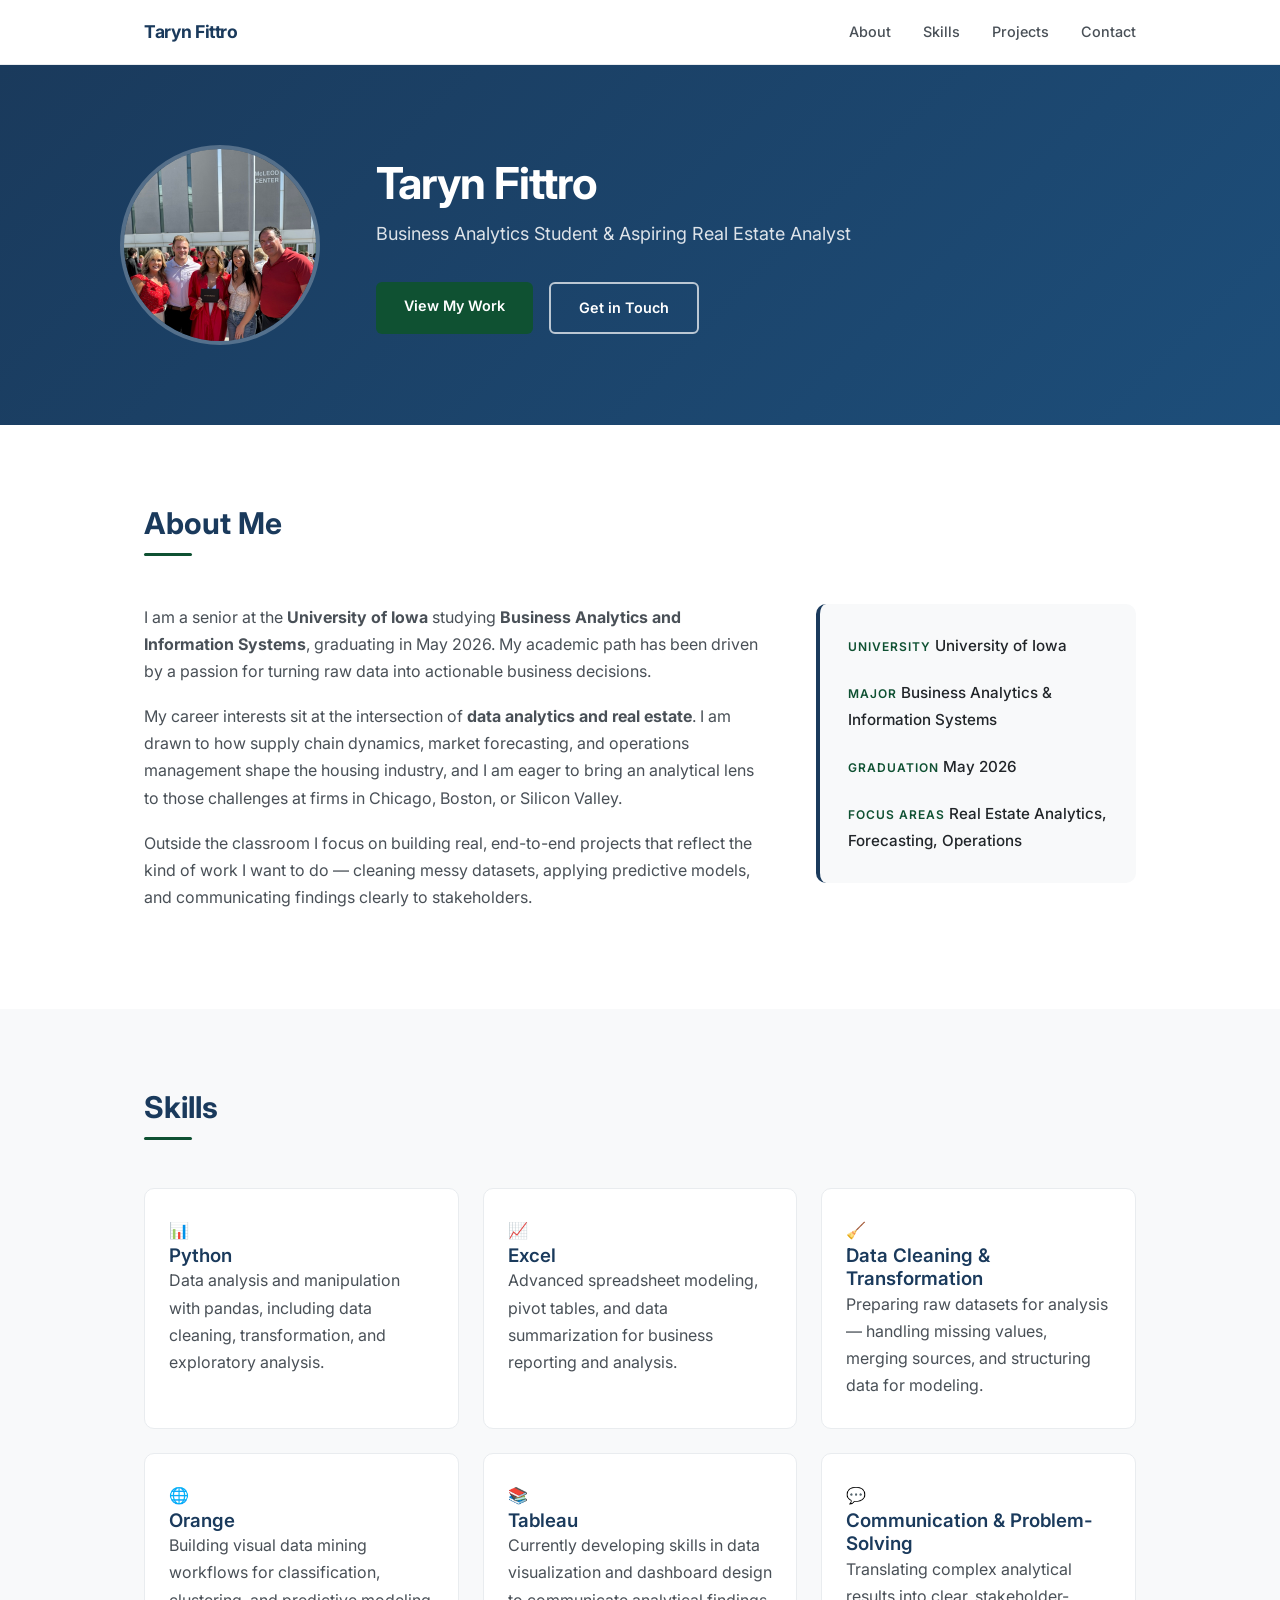
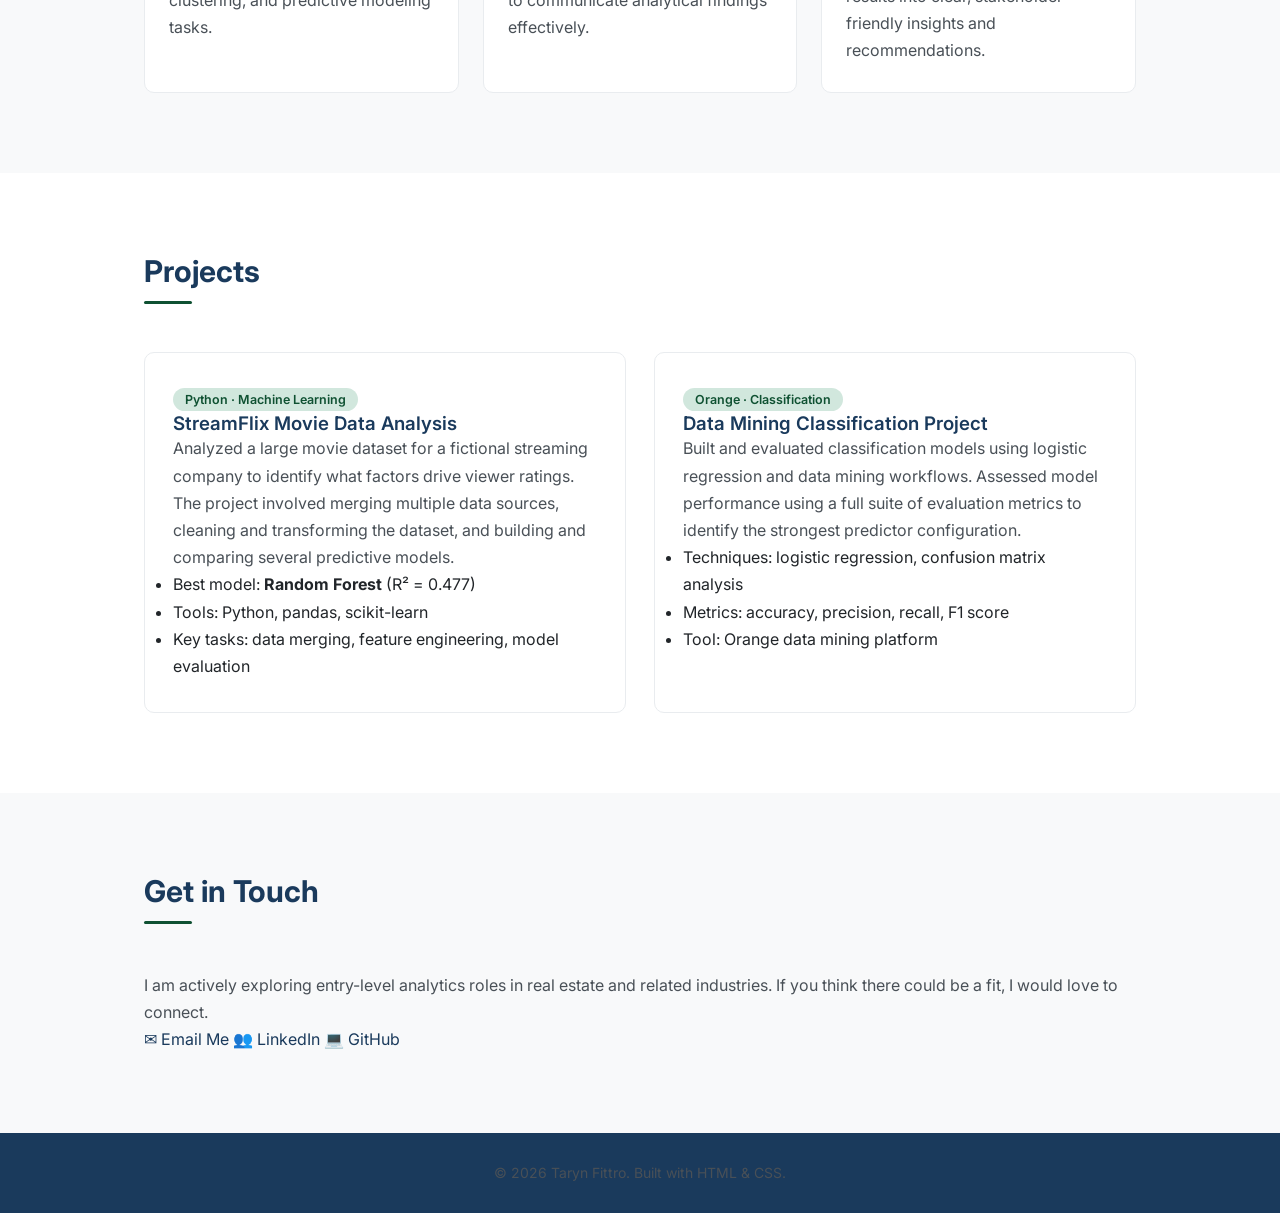
<file: index.html>
<!-- final update -->
<!DOCTYPE html>
<html lang="en">
<head>
  <meta charset="UTF-8" />
  <meta name="viewport" content="width=device-width, initial-scale=1.0" />
  <title>Taryn Fittro | Business Analytics</title>
  <!-- Google Analytics -->
  <script async src="https://www.googletagmanager.com/gtag/js?id=G-RJPH7G8ZGP"></script>
  <script>
    window.dataLayer = window.dataLayer || [];
    function gtag(){dataLayer.push(arguments);}
    gtag('js', new Date());
    gtag('config', 'G-RJPH7G8ZGP');
  </script>
  <link rel="preconnect" href="https://fonts.googleapis.com" />
  <link rel="preconnect" href="https://fonts.gstatic.com" crossorigin />
  <link href="https://fonts.googleapis.com/css2?family=Inter:wght@300;400;500;600;700&display=swap" rel="stylesheet" />
  <link rel="stylesheet" href="css/stylesheet.css" />
</head>
<body>

  <!-- Navigation -->
  <nav class="nav">
    <div class="nav-inner">
      <span class="nav-logo">Taryn Fittro</span>
      <ul class="nav-links">
        <li><a href="#about">About</a></li>
        <li><a href="#skills">Skills</a></li>
        <li><a href="#projects">Projects</a></li>
        <li><a href="#contact">Contact</a></li>
      </ul>
    </div>
  </nav>

  <!-- Hero -->
  <header class="hero" id="hero">
    <div class="hero-inner">
      <img
        src="images/taryn1.jpeg"
        alt="Taryn Fittro professional headshot"
        class="hero-photo"
      />
      <div class="hero-text">
        <h1 class="hero-name">Taryn Fittro</h1>
        <p class="hero-tagline">Business Analytics Student &amp; Aspiring Real Estate Analyst</p>
        <div class="hero-buttons">
          <a href="#projects" class="btn btn-primary">View My Work</a>
          <a href="#contact" class="btn btn-outline">Get in Touch</a>
        </div>
      </div>
    </div>
  </header>

  <!-- About -->
  <section class="section" id="about">
    <div class="container">
      <h2 class="section-title">About Me</h2>
      <div class="about-grid">
        <div class="about-text">
          <p>
            I am a senior at the <strong>University of Iowa</strong> studying
            <strong>Business Analytics and Information Systems</strong>, graduating in
            May&nbsp;2026. My academic path has been driven by a passion for turning
            raw data into actionable business decisions.
          </p>
          <p>
            My career interests sit at the intersection of <strong>data analytics
            and real estate</strong>. I am drawn to how supply chain dynamics,
            market forecasting, and operations management shape the housing industry,
            and I am eager to bring an analytical lens to those challenges at firms
            in Chicago, Boston, or Silicon Valley.
          </p>
          <p>
            Outside the classroom I focus on building real, end-to-end projects
            that reflect the kind of work I want to do — cleaning messy datasets,
            applying predictive models, and communicating findings clearly to
            stakeholders.
          </p>
        </div>
        <div class="about-card">
          <ul class="about-details">
            <li>
              <span class="detail-label">University</span>
              <span class="detail-value">University of Iowa</span>
            </li>
            <li>
              <span class="detail-label">Major</span>
              <span class="detail-value">Business Analytics &amp; Information Systems</span>
            </li>
            <li>
              <span class="detail-label">Graduation</span>
              <span class="detail-value">May 2026</span>
            </li>
            <li>
              <span class="detail-label">Focus Areas</span>
              <span class="detail-value">Real Estate Analytics, Forecasting, Operations</span>
            </li>
          </ul>
        </div>
      </div>
    </div>
  </section>

  <!-- Skills -->
  <section class="section section-alt" id="skills">
    <div class="container">
      <h2 class="section-title">Skills</h2>
      <div class="skills-grid">

        <div class="skill-card">
          <div class="skill-icon">&#128202;</div>
          <h3>Python</h3>
          <p>Data analysis and manipulation with pandas, including data cleaning, transformation, and exploratory analysis.</p>
        </div>

        <div class="skill-card">
          <div class="skill-icon">&#128200;</div>
          <h3>Excel</h3>
          <p>Advanced spreadsheet modeling, pivot tables, and data summarization for business reporting and analysis.</p>
        </div>

        <div class="skill-card">
          <div class="skill-icon">&#129529;</div>
          <h3>Data Cleaning &amp; Transformation</h3>
          <p>Preparing raw datasets for analysis — handling missing values, merging sources, and structuring data for modeling.</p>
        </div>

        <div class="skill-card">
          <div class="skill-icon">&#127760;</div>
          <h3>Orange</h3>
          <p>Building visual data mining workflows for classification, clustering, and predictive modeling tasks.</p>
        </div>

        <div class="skill-card">
          <div class="skill-icon">&#128218;</div>
          <h3>Tableau</h3>
          <p>Currently developing skills in data visualization and dashboard design to communicate analytical findings effectively.</p>
        </div>

        <div class="skill-card">
          <div class="skill-icon">&#128172;</div>
          <h3>Communication &amp; Problem-Solving</h3>
          <p>Translating complex analytical results into clear, stakeholder-friendly insights and recommendations.</p>
        </div>

      </div>
    </div>
  </section>

  <!-- Projects -->
  <section class="section" id="projects">
    <div class="container">
      <h2 class="section-title">Projects</h2>
      <div class="projects-grid">

        <div class="project-card">
          <div class="project-header">
            <span class="project-tag">Python &middot; Machine Learning</span>
          </div>
          <h3 class="project-title">StreamFlix Movie Data Analysis</h3>
          <p class="project-desc">
            Analyzed a large movie dataset for a fictional streaming company to identify
            what factors drive viewer ratings. The project involved merging multiple
            data sources, cleaning and transforming the dataset, and building and
            comparing several predictive models.
          </p>
          <ul class="project-highlights">
            <li>Best model: <strong>Random Forest</strong> (R&sup2;&nbsp;=&nbsp;0.477)</li>
            <li>Tools: Python, pandas, scikit-learn</li>
            <li>Key tasks: data merging, feature engineering, model evaluation</li>
          </ul>
        </div>

        <div class="project-card">
          <div class="project-header">
            <span class="project-tag">Orange &middot; Classification</span>
          </div>
          <h3 class="project-title">Data Mining Classification Project</h3>
          <p class="project-desc">
            Built and evaluated classification models using logistic regression and
            data mining workflows. Assessed model performance using a full suite of
            evaluation metrics to identify the strongest predictor configuration.
          </p>
          <ul class="project-highlights">
            <li>Techniques: logistic regression, confusion matrix analysis</li>
            <li>Metrics: accuracy, precision, recall, F1 score</li>
            <li>Tool: Orange data mining platform</li>
          </ul>
        </div>

      </div>
    </div>
  </section>

  <!-- Contact -->
  <section class="section section-alt" id="contact">
    <div class="container contact-container">
      <h2 class="section-title">Get in Touch</h2>
      <p class="contact-intro">
        I am actively exploring entry-level analytics roles in real estate and related industries.
        If you think there could be a fit, I would love to connect.
      </p>
      <div class="contact-links">
        <a href="mailto:tmikaylee@icloud.com" class="contact-item">
          <span class="contact-icon">&#9993;</span>
          <span>Email Me</span>
        </a>
        <a href="https://www.linkedin.com/in/taryn-fittro-012537332/" class="contact-item" target="_blank" rel="noopener noreferrer">
          <span class="contact-icon">&#128101;</span>
          <span>LinkedIn</span>
        </a>
        <a href="https://github.com/tmfittro" class="contact-item" target="_blank" rel="noopener noreferrer">
          <span class="contact-icon">&#128187;</span>
          <span>GitHub</span>
        </a>
      </div>
    </div>
  </section>

  <!-- Footer -->
  <footer class="footer">
    <p>&copy; 2026 Taryn Fittro. Built with HTML &amp; CSS.</p>
  </footer>

</body>
</html>
</file>
<file: css/stylesheet.css>
/* ============================
   Base & Reset
   ============================ */
   *, *::before, *::after {
    box-sizing: border-box;
    margin: 0;
    padding: 0;
  }
  
  html {
    scroll-behavior: smooth;
  }
  
  body {
    font-family: 'Inter', sans-serif;
    font-size: 16px;
    line-height: 1.7;
    color: #212529;
    background-color: #ffffff;
  }
  
  /* ============================
     Typography
     ============================ */
  h1, h2, h3 {
    font-weight: 600;
    line-height: 1.25;
    color: #212529;
  }
  
  p {
    color: #495057;
  }
  
  a {
    color: #1a3a5c;
    text-decoration: none;
  }
  
  a:hover {
    text-decoration: underline;
  }
  
  /* ============================
     Layout Utilities
     ============================ */
  .container {
    max-width: 1040px;
    margin: 0 auto;
    padding: 0 24px;
  }
  
  .section {
    padding: 80px 0;
  }
  
  .section-alt {
    background-color: #f8f9fa;
  }
  
  .section-title {
    font-size: 1.875rem;
    font-weight: 700;
    margin-bottom: 48px;
    color: #1a3a5c;
    position: relative;
    display: inline-block;
  }
  
  .section-title::after {
    content: '';
    display: block;
    width: 48px;
    height: 3px;
    background-color: #0f5132; /* FIXED */
    margin-top: 10px;
    border-radius: 2px;
  }
  
  /* ============================
     Navigation
     ============================ */
  .nav {
    position: sticky;
    top: 0;
    z-index: 100;
    background-color: #ffffff;
    border-bottom: 1px solid #e9ecef;
  }
  
  .nav-inner {
    max-width: 1040px;
    margin: 0 auto;
    padding: 0 24px;
    height: 64px;
    display: flex;
    align-items: center;
    justify-content: space-between;
  }
  
  .nav-logo {
    font-weight: 700;
    font-size: 1.1rem;
    color: #1a3a5c;
    letter-spacing: -0.02em;
  }
  
  .nav-links {
    list-style: none;
    display: flex;
    gap: 32px;
  }
  
  .nav-links a {
    font-size: 0.9rem;
    font-weight: 500;
    color: #495057;
    transition: color 0.2s;
  }
  
  .nav-links a:hover {
    color: #1a3a5c;
    text-decoration: none;
  }
  
  /* ============================
     Hero
     ============================ */
  .hero {
    background: linear-gradient(135deg, #1a3a5c 0%, #1d4e7a 100%);
    padding: 80px 24px;
  }
  
  .hero-inner {
    max-width: 1040px;
    margin: 0 auto;
    display: flex;
    align-items: center;
    gap: 56px;
  }
  
  .hero-photo {
    width: 200px;
    height: 200px;
    border-radius: 50%;
    object-fit: cover;
    object-position: center top;
    border: 4px solid rgba(255, 255, 255, 0.25);
    flex-shrink: 0;
  }
  
  .hero-name {
    font-size: 2.75rem;
    font-weight: 700;
    color: #ffffff;
    letter-spacing: -0.02em;
    margin-bottom: 8px;
  }
  
  .hero-tagline {
    font-size: 1.125rem;
    color: rgba(255, 255, 255, 0.85);
    font-weight: 400;
    margin-bottom: 32px;
  }
  
  .hero-buttons {
    display: flex;
    gap: 16px;
    flex-wrap: wrap;
  }
  
  /* ============================
     Buttons
     ============================ */
  .btn {
    display: inline-block;
    padding: 12px 28px;
    border-radius: 6px;
    font-size: 0.9rem;
    font-weight: 600;
    cursor: pointer;
    transition: all 0.2s;
  }
  
  .btn-primary {
    background-color: #0f5132; /* FIXED */
    color: #ffffff;
  }
  
  .btn-primary:hover {
    background-color: #0b3d27;
    text-decoration: none;
    transform: translateY(-1px);
  }
  
  .btn-outline {
    border: 2px solid rgba(255, 255, 255, 0.7);
    color: #ffffff;
  }
  
  .btn-outline:hover {
    border-color: #ffffff;
    background-color: rgba(255, 255, 255, 0.15);
    text-decoration: none;
  }
  
  /* ============================
     About Section
     ============================ */
  .about-grid {
    display: grid;
    grid-template-columns: 1fr 320px;
    gap: 48px;
    align-items: start;
  }
  
  .about-text p {
    margin-bottom: 18px;
    font-size: 1.0rem;
  }
  
  .about-card {
    background-color: #f8f9fa;
    border-radius: 10px;
    padding: 28px;
    border-left: 4px solid #1a3a5c;
  }
  
  .about-details {
    list-style: none;
    display: flex;
    flex-direction: column;
    gap: 20px;
  }
  
  .detail-label {
    font-size: 0.75rem;
    font-weight: 600;
    text-transform: uppercase;
    letter-spacing: 0.08em;
    color: #0f5132; /* FIXED */
  }
  
  .detail-value {
    font-size: 0.95rem;
    color: #212529;
    font-weight: 500;
  }
  
  /* ============================
     Skills Section
     ============================ */
  .skills-grid {
    display: grid;
    grid-template-columns: repeat(3, 1fr);
    gap: 24px;
  }
  
  .skill-card {
    background-color: #ffffff;
    border-radius: 10px;
    padding: 28px 24px;
    border: 1px solid #e9ecef;
  }
  
  .skill-card h3 {
    color: #1a3a5c;
  }
  
  /* ============================
     Projects Section
     ============================ */
  .projects-grid {
    display: grid;
    grid-template-columns: repeat(2, 1fr);
    gap: 28px;
  }
  
  .project-card {
    border: 1px solid #e9ecef;
    border-radius: 10px;
    padding: 32px 28px;
  }
  
  .project-tag {
    background-color: #d1e7dd; /* FIXED */
    color: #0f5132; /* FIXED */
    font-size: 0.78rem;
    font-weight: 600;
    padding: 4px 12px;
    border-radius: 100px;
  }
  
  .project-title {
    color: #1a3a5c;
  }
  
  .project-highlights li::before {
    color: #0f5132; /* FIXED */
  }
  
  /* ============================
     Contact Section
     ============================ */
  .contact-item {
    color: #1a3a5c;
  }
  
  .contact-item:hover {
    background-color: #1a3a5c;
    color: #ffffff;
  }
  
  /* ============================
     Footer
     ============================ */
  .footer {
    background-color: #1a3a5c;
    color: #ffffff; /* FIXED */
    text-align: center;
    padding: 28px 24px;
    font-size: 0.875rem;
  }
</file>
